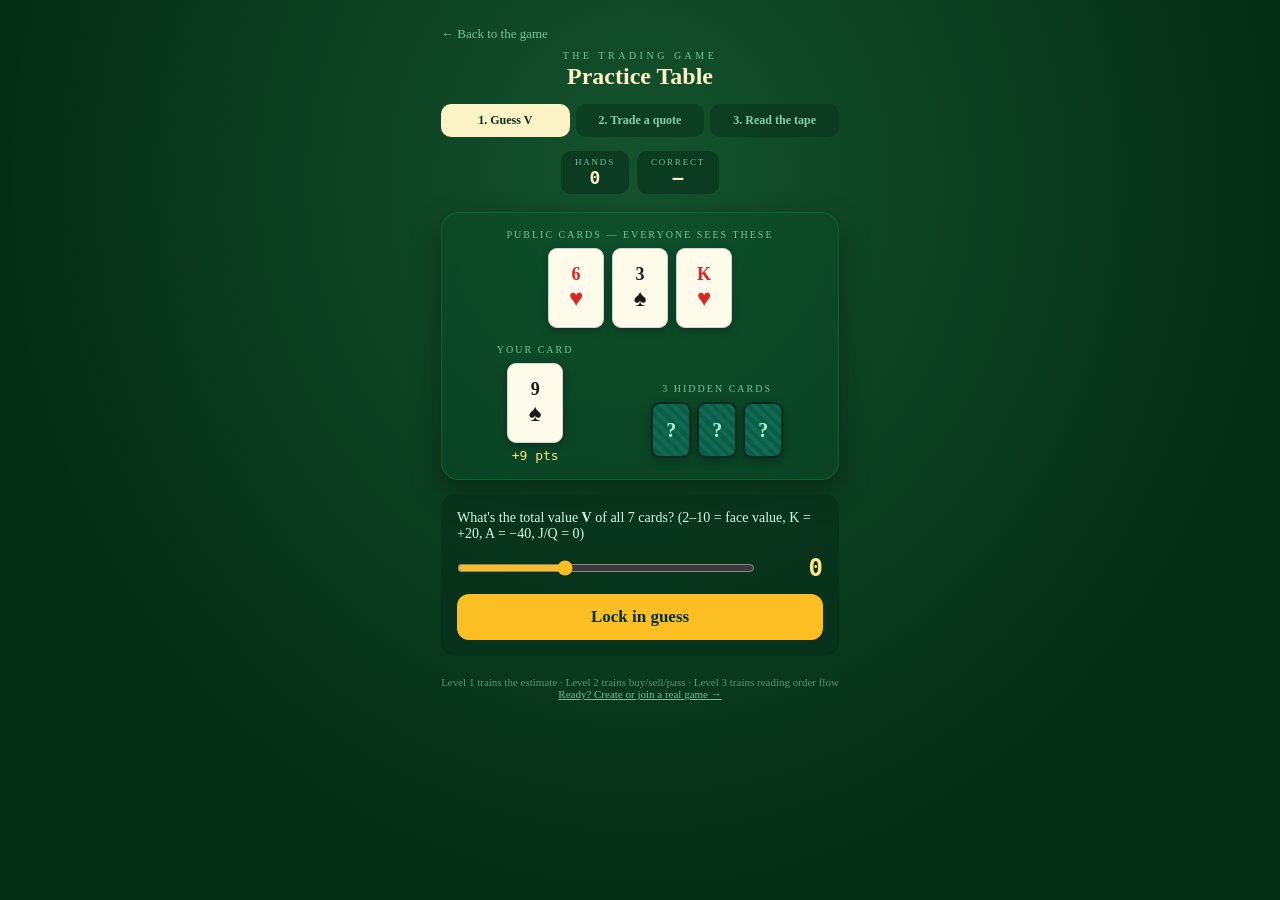
<file: public/practice.html>
<!DOCTYPE html>
<html lang="en">
<head>
<meta charset="utf-8">
<meta name="viewport" content="width=device-width, initial-scale=1">
<title>The Trading Game — Practice Table</title>
<style>
  :root{
    --felt-1:#14532d; --felt-2:#052e16; --panel:rgba(6,46,26,.6); --panel2:rgba(6,78,44,.3);
    --amber:#fbbf24; --cream:#fef3c7; --ink:#052e16; --up:#34d399; --dn:#f87171;
    --muted:rgba(167,243,208,.7);
  }
  *{box-sizing:border-box;margin:0;padding:0}
  body{
    font-family:Georgia,'Times New Roman',serif;color:var(--cream);min-height:100vh;
    background:radial-gradient(ellipse at 50% 20%, var(--felt-1) 0%, var(--felt-2) 70%);
  }
  .wrap{max-width:430px;margin:0 auto;padding:24px 16px}
  .eyebrow{font-size:10px;letter-spacing:.35em;text-transform:uppercase;color:var(--muted);text-align:center}
  h1{font-size:24px;text-align:center;color:var(--cream);margin:2px 0 14px}
  .tabs{display:flex;gap:6px;margin-bottom:14px}
  .tab{flex:1;padding:9px 4px;border:0;border-radius:10px;font-size:12px;font-weight:700;cursor:pointer;
       background:rgba(6,46,26,.5);color:rgba(167,243,208,.8);font-family:inherit;transition:transform .1s}
  .tab.on{background:var(--cream);color:var(--ink)}
  .tab:active{transform:scale(.96)}
  .chips{display:flex;justify-content:center;gap:8px;margin-bottom:18px}
  .chip{display:flex;flex-direction:column;align-items:center;padding:6px 14px;border-radius:10px;background:var(--panel)}
  .chip .l{font-size:9px;letter-spacing:.2em;text-transform:uppercase;color:var(--muted)}
  .chip .v{font-family:ui-monospace,Menlo,Consolas,monospace;font-size:18px;font-weight:700;color:var(--cream)}
  .chip .v.up{color:var(--up)} .chip .v.dn{color:var(--dn)} .chip .v.gold{color:var(--amber)}
  .table{border:1px solid rgba(21,128,61,.5);background:var(--panel2);border-radius:18px;padding:16px;margin-bottom:14px;
         box-shadow:0 12px 30px rgba(0,0,0,.35)}
  .lbl{font-size:10px;letter-spacing:.2em;text-transform:uppercase;color:var(--muted);text-align:center;margin-bottom:8px}
  .row{display:flex;justify-content:center;gap:8px;margin-bottom:16px}
  .split{display:flex;justify-content:space-around;align-items:flex-end}
  .card{width:56px;height:80px;border-radius:9px;background:#fffbeb;border:1px solid #d6d3d1;
        box-shadow:0 3px 8px rgba(0,0,0,.3);display:flex;flex-direction:column;align-items:center;justify-content:center;
        font-weight:700;font-size:18px;color:#1c1917}
  .card.red{color:#dc2626}
  .card .suit{font-size:24px}
  .card.sm{width:40px;height:56px;font-size:14px}
  .card.sm .suit{font-size:16px}
  .card.back{background:#065f46;border:2px solid #022c22;color:#a7f3d0;font-size:20px;
    background-image:repeating-linear-gradient(45deg,rgba(255,255,255,.06) 0 4px,transparent 4px 8px)}
  .ptline{margin-top:5px;font-family:ui-monospace,Menlo,monospace;font-size:13px;color:#fde68a;text-align:center}
  .tape{background:#0c0a09;border:1px solid #44403c;border-radius:12px;padding:12px 16px;margin-bottom:14px;
        font-family:ui-monospace,Menlo,monospace;font-size:13px}
  .tape .l{font-family:inherit;text-align:left;color:#78716c;margin-bottom:6px}
  .tape div.t{color:rgba(252,211,77,.9);padding:2px 0}
  .panel{background:var(--panel);border-radius:14px;padding:16px}
  .panel.reveal{border:1px solid rgba(251,191,36,.3)}
  .prompt{font-size:14px;color:#d1fae5;margin-bottom:12px}
  .sliderow{display:flex;align-items:center;gap:12px}
  input[type=range]{flex:1;accent-color:var(--amber)}
  .guessval{font-family:ui-monospace,Menlo,monospace;font-size:24px;font-weight:700;color:#fde68a;width:56px;text-align:right}
  .btn{width:100%;padding:13px;border:0;border-radius:12px;background:var(--amber);color:var(--ink);
       font-weight:700;font-size:17px;font-family:inherit;cursor:pointer;margin-top:12px;transition:transform .1s}
  .btn:active{transform:scale(.97)}
  .quoterow{display:flex;justify-content:center;gap:28px;margin-bottom:10px}
  .q{text-align:center}
  .q .n{font-family:ui-monospace,Menlo,monospace;font-size:24px;font-weight:700}
  .q .n.bid{color:var(--up)} .q .n.ask{color:var(--dn)}
  .hint{font-size:12px;color:rgba(209,250,229,.8);text-align:center;margin-bottom:12px}
  .acts{display:flex;gap:8px}
  .acts button{flex:1;padding:13px 4px;border:0;border-radius:12px;font-weight:700;font-size:14px;
               font-family:inherit;cursor:pointer;transition:transform .1s}
  .acts button:active{transform:scale(.96)}
  .b-buy{background:#10b981;color:var(--ink)} .b-pass{background:#57534e;color:#f5f5f4} .b-sell{background:#ef4444;color:#fef2f2}
  .verdict{font-weight:700;font-size:14px;margin-bottom:8px}
  .verdict.good{color:var(--up)} .verdict.bad{color:var(--dn)}
  .expl{font-size:14px;color:#d1fae5;line-height:1.5}
  .expl b{font-family:ui-monospace,Menlo,monospace;color:#fde68a}
  .taperead{font-size:14px;color:rgba(253,230,138,.9);line-height:1.5;margin-top:8px}
  .foot{text-align:center;font-size:11px;color:rgba(167,243,208,.5);margin-top:20px}
  .hide{display:none}
</style>
</head>
<body>
<div class="wrap">
  <p style="margin-bottom:8px"><a href="/" style="color:var(--muted);text-decoration:none;font-size:13px">&larr; Back to the game</a></p>
  <div class="eyebrow">The Trading Game</div>
  <h1>Practice Table</h1>

  <div class="tabs">
    <button class="tab on" id="tab1" onclick="pickLevel(1)">1. Guess V</button>
    <button class="tab" id="tab2" onclick="pickLevel(2)">2. Trade a quote</button>
    <button class="tab" id="tab3" onclick="pickLevel(3)">3. Read the tape</button>
  </div>

  <div class="chips">
    <div class="chip"><span class="l">hands</span><span class="v" id="cHands">0</span></div>
    <div class="chip"><span class="l">correct</span><span class="v" id="cRight">—</span></div>
    <div class="chip hide" id="chipPnl"><span class="l">p&amp;l</span><span class="v" id="cPnl">0</span></div>
  </div>

  <div class="table">
    <div class="lbl">Public cards — everyone sees these</div>
    <div class="row" id="pubRow"></div>
    <div class="split">
      <div>
        <div class="lbl">Your card</div>
        <div class="row" style="margin-bottom:0" id="mineRow"></div>
        <div class="ptline" id="minePts"></div>
      </div>
      <div>
        <div class="lbl">3 hidden cards</div>
        <div class="row" style="margin-bottom:0;gap:6px" id="botRow"></div>
        <div class="ptline" id="botPts"></div>
      </div>
    </div>
  </div>

  <div class="tape hide" id="tapeBox">
    <div class="l">THE TAPE — WATCH BEFORE YOU ACT</div>
    <div id="tapeLines"></div>
  </div>

  <div class="panel" id="guessPanel">
    <div class="prompt">What's the total value <b>V</b> of all 7 cards? (2–10 = face value, K = +20, A = −40, J/Q = 0)</div>
    <div class="sliderow">
      <input type="range" id="slider" min="-60" max="110" value="0" oninput="document.getElementById('gv').textContent=this.value">
      <span class="guessval" id="gv">0</span>
    </div>
    <button class="btn" onclick="submitGuess()">Lock in guess</button>
  </div>

  <div class="panel hide" id="tradePanel">
    <div class="quoterow">
      <div class="q"><div class="lbl">Maker bids</div><div class="n bid" id="qBid"></div></div>
      <div class="q"><div class="lbl">Maker asks</div><div class="n ask" id="qAsk"></div></div>
    </div>
    <div class="hint">Buy at the ask, sell at the bid, or pass. Is the market cheap or expensive vs. your estimate?</div>
    <div class="acts">
      <button class="b-buy" onclick="trade('buy')" id="btnBuy"></button>
      <button class="b-pass" onclick="trade('pass')">PASS</button>
      <button class="b-sell" onclick="trade('sell')" id="btnSell"></button>
    </div>
  </div>

  <div class="panel reveal hide" id="revealPanel">
    <div class="chips" style="margin-bottom:12px">
      <div class="chip"><span class="l">true V</span><span class="v gold" id="rV"></span></div>
      <div class="chip"><span class="l">smart estimate</span><span class="v" id="rEst"></span></div>
      <div class="chip hide" id="chipMid"><span class="l">mid</span><span class="v" id="rMid"></span></div>
    </div>
    <div class="verdict" id="rVerdict"></div>
    <div class="expl" id="rExpl"></div>
    <div class="taperead hide" id="rTape"></div>
    <button class="btn" onclick="deal()">Deal next hand</button>
  </div>

  <div class="foot">Level 1 trains the estimate · Level 2 trains buy/sell/pass · Level 3 trains reading order flow<br>
    <a href="/" style="color:var(--muted)">Ready? Create or join a real game &rarr;</a></div>
</div>

<script>
"use strict";
const RANKS=["2","3","4","5","6","7","8","9","10","J","Q","K","A"];
const pts=r=>r==="A"?-40:r==="K"?20:(r==="J"||r==="Q")?0:parseInt(r);
const DECK_TOTAL=68, DECK_N=26;
let level=1, hand=null, done=false;
let score={hands:0,right:0,pnl:0};

function freshDeck(){
  const d=[];
  for(const s of ["h","s"]) for(const r of RANKS) d.push({r,s});
  for(let i=d.length-1;i>0;i--){const j=Math.floor(Math.random()*(i+1));[d[i],d[j]]=[d[j],d[i]];}
  return d;
}
function dealHand(){
  const deck=freshDeck();
  const pub=deck.slice(0,3), mine=deck[3], bots=deck.slice(4,7);
  const trueV=[...pub,mine,...bots].reduce((a,c)=>a+pts(c.r),0);
  const known=pub.reduce((a,c)=>a+pts(c.r),0)+pts(mine.r);
  const poolAvg=(DECK_TOTAL-known)/(DECK_N-4);
  const est=Math.round((known+3*poolAvg)*10)/10;
  const lean=0.45+Math.random()*0.25;
  const mid=lean*trueV+(1-lean)*est+(Math.random()*8-4);
  const half=2+Math.random()*2.5;
  const bid=Math.round((mid-half)*2)/2, ask=Math.round((mid+half)*2)/2;
  let tape=[];
  if(level===3){
    const names=["Trader B","Trader C","Trader D"];
    tape=bots.map((c,i)=>{
      const p=pts(c.r); let act,why;
      if(p<=-20){act="sells 5 into the bid";why="ace";}
      else if(p>=15){act="lifts the ask for 5";why="king";}
      else if(p>=8){act=Math.random()<.6?"buys 2 at the ask":"sits quietly";why="high";}
      else {act=Math.random()<.5?"sits quietly":(Math.random()<.5?"buys 1":"sells 1");why="noise";}
      return {name:names[i],act,why};
    }).sort(()=>Math.random()-.5);
  }
  return {pub,mine,bots,trueV,est,bid,ask,tape,poolAvg,known};
}
function cardEl(c,hidden,small){
  const d=document.createElement("div");
  if(hidden){d.className="card back"+(small?" sm":"");d.textContent="?";return d;}
  d.className="card"+(c.s==="h"?" red":"")+(small?" sm":"");
  d.innerHTML="<span>"+c.r+"</span><span class='suit'>"+(c.s==="h"?"♥":"♠")+"</span>";
  return d;
}
function show(id,on){document.getElementById(id).classList[on?"remove":"add"]("hide");}
function render(){
  const pub=document.getElementById("pubRow"); pub.innerHTML="";
  hand.pub.forEach(c=>pub.appendChild(cardEl(c)));
  const mine=document.getElementById("mineRow"); mine.innerHTML="";
  mine.appendChild(cardEl(hand.mine));
  const mp=pts(hand.mine.r);
  document.getElementById("minePts").textContent=(mp>=0?"+":"")+mp+" pts";
  const bots=document.getElementById("botRow"); bots.innerHTML="";
  hand.bots.forEach(c=>bots.appendChild(cardEl(c,!done,true)));
  document.getElementById("botPts").textContent=done?hand.bots.map(c=>pts(c.r)).join(", "):"";
  show("tapeBox",level===3);
  if(level===3){
    const tl=document.getElementById("tapeLines"); tl.innerHTML="";
    hand.tape.forEach(t=>{const d=document.createElement("div");d.className="t";d.textContent="▸ "+t.name+" "+t.act;tl.appendChild(d);});
  }
  show("guessPanel",level===1&&!done);
  show("tradePanel",level>1&&!done);
  show("revealPanel",done);
  show("chipPnl",level>1);
  if(level>1&&!done){
    document.getElementById("qBid").textContent=hand.bid.toFixed(1);
    document.getElementById("qAsk").textContent=hand.ask.toFixed(1);
    document.getElementById("btnBuy").textContent="BUY @ "+hand.ask.toFixed(1);
    document.getElementById("btnSell").textContent="SELL @ "+hand.bid.toFixed(1);
  }
  document.getElementById("cHands").textContent=score.hands;
  document.getElementById("cRight").textContent=score.hands?Math.round(100*score.right/score.hands)+"%":"—";
  const pnlEl=document.getElementById("cPnl");
  pnlEl.textContent=(score.pnl>=0?"+":"")+(Math.round(score.pnl*10)/10);
  pnlEl.className="v "+(score.pnl>=0?"up":"dn");
}
function deal(){hand=dealHand();done=false;
  document.getElementById("slider").value=0;document.getElementById("gv").textContent="0";render();}
function pickLevel(lv){level=lv;
  [1,2,3].forEach(i=>document.getElementById("tab"+i).classList[i===lv?"add":"remove"]("on"));deal();}
function reveal(vHtml,verdictOk,explHtml,tapeHtml){
  done=true;render();
  document.getElementById("rV").textContent=hand.trueV;
  document.getElementById("rEst").textContent=hand.est;
  show("chipMid",level>1);
  if(level>1)document.getElementById("rMid").textContent=((hand.bid+hand.ask)/2).toFixed(1);
  const v=document.getElementById("rVerdict");v.innerHTML=vHtml;v.className="verdict "+(verdictOk?"good":"bad");
  document.getElementById("rExpl").innerHTML=explHtml;
  show("rTape",!!tapeHtml);
  if(tapeHtml)document.getElementById("rTape").innerHTML=tapeHtml;
}
function submitGuess(){
  const g=+document.getElementById("slider").value;
  const err=Math.abs(g-hand.trueV);
  const ok=err<=12;
  score.hands++; if(ok)score.right++;
  const msg=err<=5?"Sharp. Within 5 points.":err<=12?"Close enough to trade on.":"Off by a lot — walk through the recipe below.";
  reveal("You guessed "+g+". True V = "+hand.trueV+". "+msg, ok,
    "The recipe: known cards total <b>"+hand.known+"</b>. Each hidden card is worth about <b>"+hand.poolAvg.toFixed(1)+
    "</b> on average, and there are 3 of them → estimate ≈ <b>"+hand.est+
    "</b>. The gap between the estimate and the truth is the hidden cards surprising you — usually an Ace or King.");
}
function trade(side){
  const edgeBuy=hand.trueV-hand.ask, edgeSell=hand.bid-hand.trueV;
  let best; if(edgeBuy>1.5)best="buy"; else if(edgeSell>1.5)best="sell"; else best="pass";
  let pnl=0, right=false;
  if(side==="buy"){pnl=edgeBuy;right=edgeBuy>0;}
  if(side==="sell"){pnl=edgeSell;right=edgeSell>0;}
  if(side==="pass"){right=best==="pass";}
  score.hands++; if(right)score.right++; score.pnl+=pnl;
  const edgeTxt=side!=="pass"?" ("+(pnl>=0?"+":"")+pnl.toFixed(1)+" per unit)":"";
  const why=best==="buy"?"The ask was below true value — the market was selling it too cheap, so buying wins."
    :best==="sell"?"The bid was above true value — the market was paying too much, so selling wins."
    :"The quote straddled true value with no real edge either way — passing was the disciplined play.";
  let tapeHtml="";
  if(level===3){
    const reads=hand.tape.map(t=>t.why==="ace"?t.name+" was dumping — that was the Ace (−40).":
      t.why==="king"?t.name+" was buying hard — that was the King (+20).":null).filter(Boolean);
    tapeHtml="Tape reads: "+(reads.length?reads.join(" "):"No one traded with urgency — no Ace or King panic in the flow, so lean on your own arithmetic.");
  }
  reveal("You chose "+side.toUpperCase()+edgeTxt+". Best play: "+best.toUpperCase()+".", right,
    "Your smart estimate was <b>"+hand.est+"</b>. True V was <b>"+hand.trueV+"</b>, and the market quoted <b>"+
    hand.bid.toFixed(1)+" / "+hand.ask.toFixed(1)+"</b>. "+why, tapeHtml);
}
deal();
</script>
</body>
</html>
</file>
